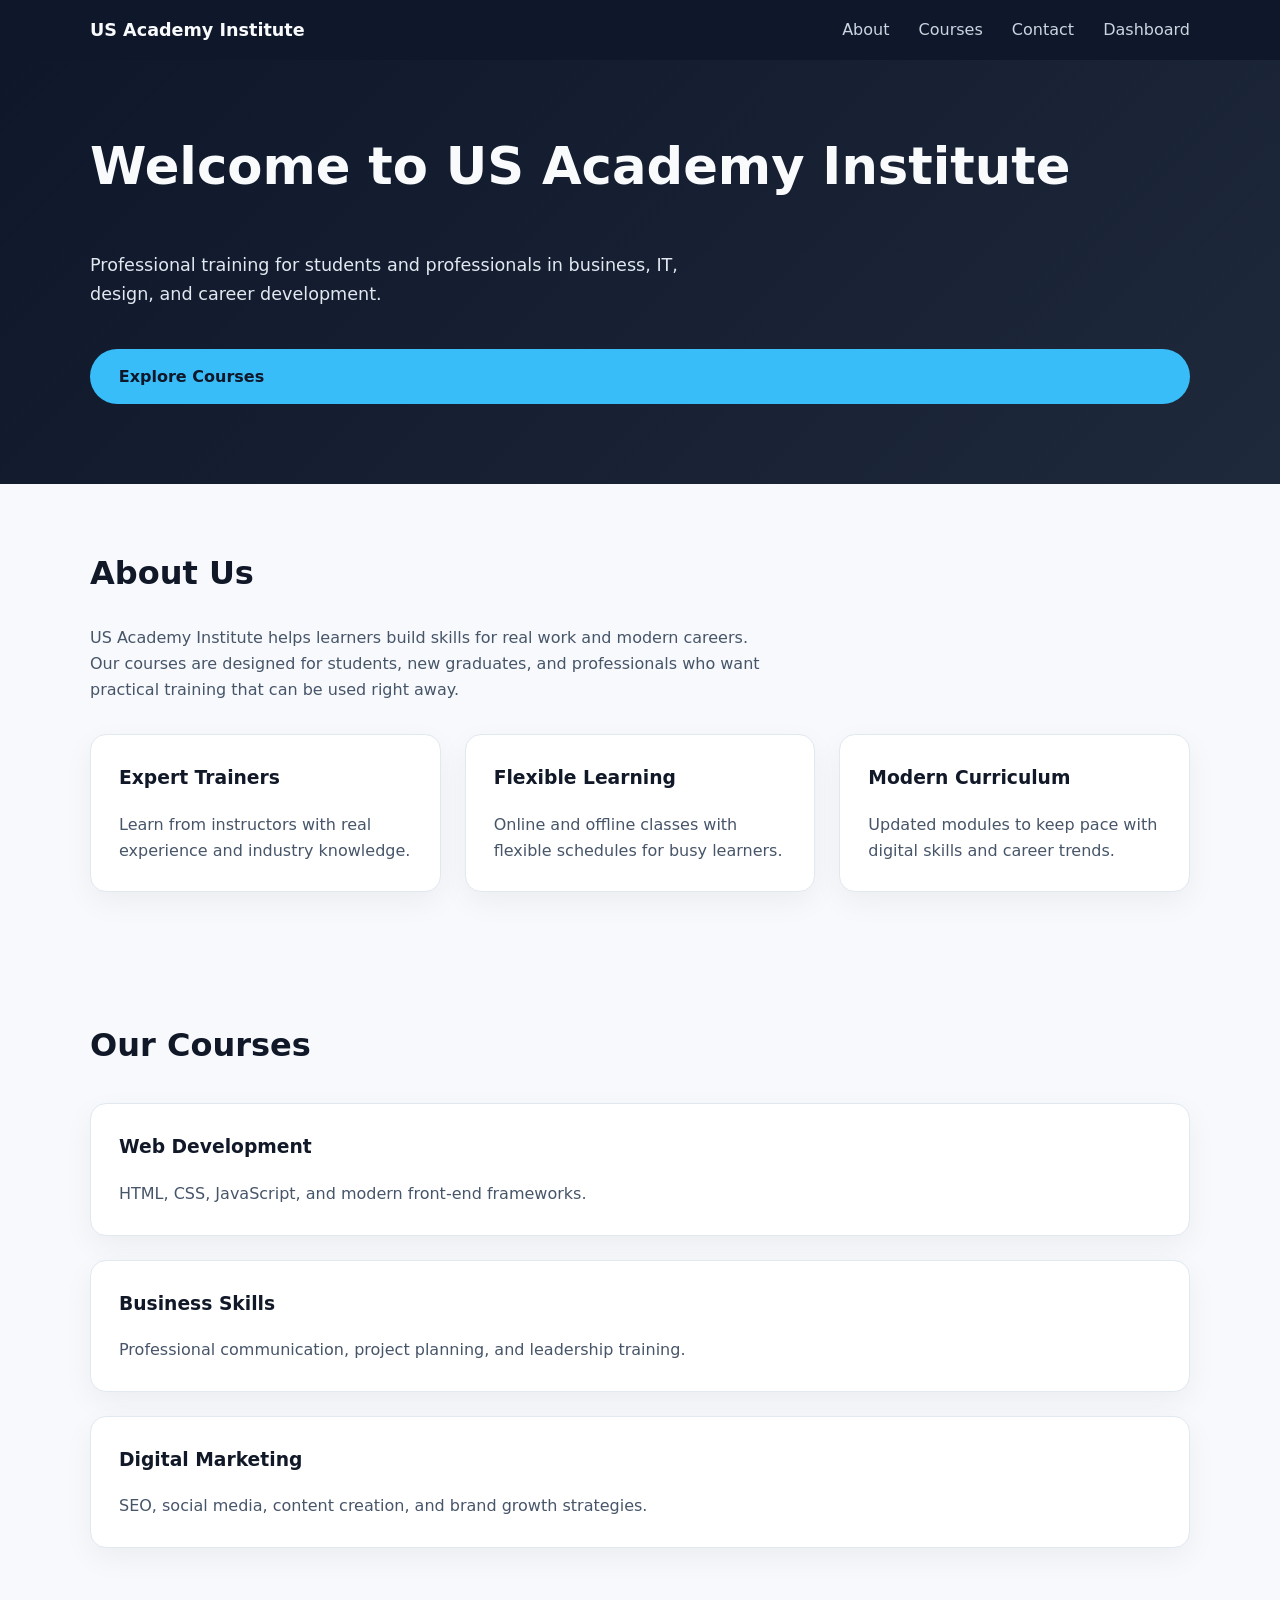
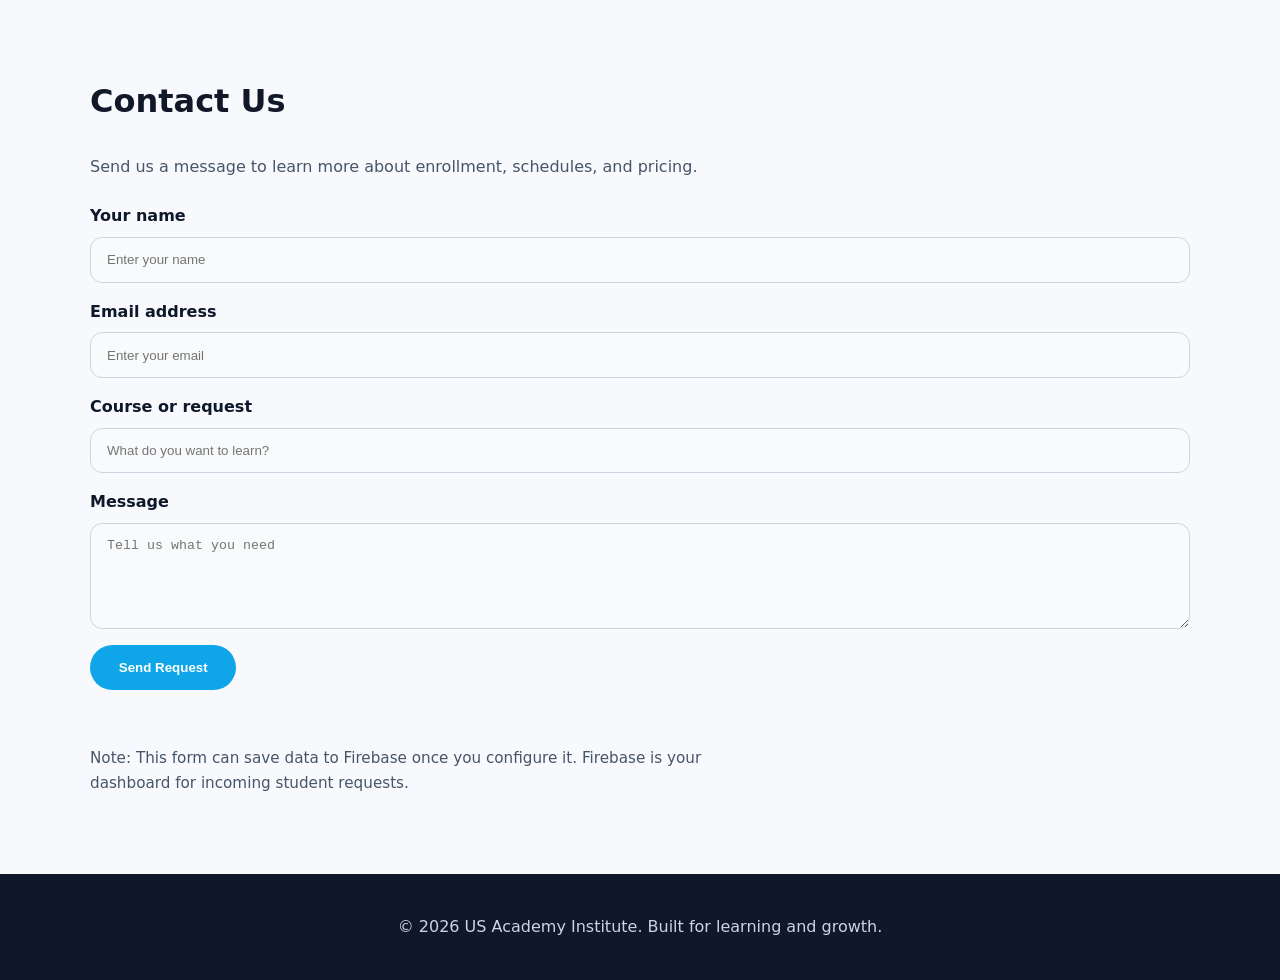
<file: index.html>
<!DOCTYPE html>
<html lang="en">
  <head>
    <meta charset="UTF-8" />
    <meta name="viewport" content="width=device-width, initial-scale=1.0" />
    <title>US Academy Institute</title>
    <link rel="stylesheet" href="styles.css" />
    <script src="script.js" defer></script>
  </head>
  <body>
    <header class="site-header">
      <div class="container header-inner">
        <a class="brand" href="#home">US Academy Institute</a>
        <nav class="site-nav">
          <a href="#about">About</a>
          <a href="#courses">Courses</a>
          <a href="#contact">Contact</a>
          <a href="dashboard.html">Dashboard</a>
        </nav>
      </div>
    </header>

    <main>
      <section class="hero" id="home">
        <div class="container hero-inner">
          <h1>Welcome to US Academy Institute</h1>
          <p>
            Professional training for students and professionals in business, IT,
            design, and career development.
          </p>
          <a class="button" href="#courses">Explore Courses</a>
        </div>
      </section>

      <section class="section about" id="about">
        <div class="container">
          <h2>About Us</h2>
          <p>
            US Academy Institute helps learners build skills for real work and
            modern careers. Our courses are designed for students, new graduates,
            and professionals who want practical training that can be used right
            away.
          </p>
          <div class="cards">
            <article class="card">
              <h3>Expert Trainers</h3>
              <p>Learn from instructors with real experience and industry knowledge.</p>
            </article>
            <article class="card">
              <h3>Flexible Learning</h3>
              <p>Online and offline classes with flexible schedules for busy learners.</p>
            </article>
            <article class="card">
              <h3>Modern Curriculum</h3>
              <p>Updated modules to keep pace with digital skills and career trends.</p>
            </article>
          </div>
        </div>
      </section>

      <section class="section courses" id="courses">
        <div class="container">
          <h2>Our Courses</h2>
          <div class="grid">
            <article class="course-card">
              <h3>Web Development</h3>
              <p>HTML, CSS, JavaScript, and modern front-end frameworks.</p>
            </article>
            <article class="course-card">
              <h3>Business Skills</h3>
              <p>Professional communication, project planning, and leadership training.</p>
            </article>
            <article class="course-card">
              <h3>Digital Marketing</h3>
              <p>SEO, social media, content creation, and brand growth strategies.</p>
            </article>
          </div>
        </div>
      </section>

      <section class="section contact" id="contact">
        <div class="container">
          <h2>Contact Us</h2>
          <p>Send us a message to learn more about enrollment, schedules, and pricing.</p>
          <form class="contact-form" action="https://formsubmit.co/brahmanatul10@gmail.com" method="POST">
            <!-- FormSubmit.co integration: sends form submissions to brahmanatul10@gmail.com -->
            <input type="hidden" name="_captcha" value="false">
            <input type="hidden" name="_subject" value="New request from US Academy Institute website">
            <input type="hidden" name="_next" value="https://iamatultripathi.github.io/?submitted=true">
            <label>
              Your name
              <input type="text" name="name" placeholder="Enter your name" required />
            </label>
            <label>
              Email address
              <input type="email" name="email" placeholder="Enter your email" required />
            </label>
            <label>
              Course or request
              <input type="text" name="course" placeholder="What do you want to learn?" />
            </label>
            <label>
              Message
              <textarea name="message" rows="5" placeholder="Tell us what you need"></textarea>
            </label>
            <button type="submit">Send Request</button>
            <p class="form-status" id="form-status"></p>
          </form>
          <p class="form-note">
            Note: This form can save data to Firebase once you configure it.
            Firebase is your dashboard for incoming student requests.
          </p>
        </div>
      </section>
    </main>

    <footer class="site-footer">
      <div class="container footer-inner">
        <p>&copy; 2026 US Academy Institute. Built for learning and growth.</p>
      </div>
    </footer>
  </body>
</html>
</file>
<file: styles.css>
:root {
  color-scheme: light;
  font-family: Inter, system-ui, -apple-system, BlinkMacSystemFont, "Segoe UI", sans-serif;
  line-height: 1.6;
  background: #f7f9fc;
  color: #111827;
}

* {
  box-sizing: border-box;
}

body {
  margin: 0;
  min-height: 100vh;
}

img {
  max-width: 100%;
  display: block;
}

.container {
  width: min(1100px, calc(100% - 2rem));
  margin: 0 auto;
}

.site-header {
  background: #0f172a;
  color: #f8fafc;
  position: sticky;
  top: 0;
  z-index: 10;
}

.header-inner {
  display: flex;
  align-items: center;
  justify-content: space-between;
  padding: 1rem 0;
}

.brand {
  text-decoration: none;
  color: #f8fafc;
  font-weight: 700;
  font-size: 1.1rem;
}

.site-nav a {
  color: #cbd5e1;
  margin-left: 1.5rem;
  text-decoration: none;
  font-weight: 500;
}

.site-nav a:hover {
  color: #f8fafc;
}

.hero {
  padding: 5rem 0;
  background: linear-gradient(135deg, #0f172a 0%, #1e293b 100%);
  color: #f8fafc;
}

.hero-inner {
  display: grid;
  gap: 1.5rem;
}

.hero h1 {
  margin: 0 0 1rem;
  font-size: clamp(2.5rem, 4vw, 4rem);
  line-height: 1.05;
}

.hero p {
  max-width: 40rem;
  font-size: 1.1rem;
  color: #e2e8f0;
}

.button {
  display: inline-block;
  padding: 0.9rem 1.8rem;
  background: #38bdf8;
  color: #0f172a;
  border-radius: 999px;
  text-decoration: none;
  font-weight: 600;
  transition: background 0.2s ease;
}

.button:hover {
  background: #7dd3fc;
}

.section {
  padding: 4rem 0;
}

.section h2 {
  margin-top: 0;
  font-size: 2rem;
}

.section p {
  max-width: 42rem;
  color: #475569;
}

.cards,
.grid {
  display: grid;
  gap: 1.5rem;
  margin-top: 2rem;
}

.cards {
  grid-template-columns: repeat(auto-fit, minmax(220px, 1fr));
}

.card,
.course-card {
  background: #ffffff;
  border: 1px solid #e2e8f0;
  border-radius: 1rem;
  padding: 1.75rem;
  box-shadow: 0 10px 30px rgba(15, 23, 42, 0.05);
}

.card h3,
.course-card h3 {
  margin-top: 0;
}

.course-card p,
.card p {
  margin: 0.75rem 0 0;
  color: #475569;
}

.contact-form {
  display: grid;
  gap: 1rem;
  margin-top: 1.5rem;
}

.contact-form label {
  display: grid;
  gap: 0.5rem;
  font-weight: 600;
  color: #0f172a;
}

.contact-form input,
.contact-form textarea {
  width: 100%;
  padding: 0.9rem 1rem;
  border: 1px solid #cbd5e1;
  border-radius: 0.75rem;
  background: #f8fafc;
  color: #0f172a;
}

.contact-form button {
  width: fit-content;
  padding: 0.95rem 1.8rem;
  border: none;
  border-radius: 999px;
  background: #0ea5e9;
  color: white;
  font-weight: 700;
  cursor: pointer;
}

.contact-form button:hover {
  background: #0284c7;
}

.form-status {
  margin-top: 0.75rem;
  font-weight: 700;
}

.form-note {
  margin-top: 0.75rem;
  color: #64748b;
  font-size: 0.95rem;
}

.site-footer {
  background: #0f172a;
  color: #cbd5e1;
  padding: 1.5rem 0;
}

.footer-inner {
  display: flex;
  justify-content: center;
  align-items: center;
}

@media (max-width: 720px) {
  .header-inner {
    flex-direction: column;
    gap: 1rem;
  }

  .site-nav {
    display: flex;
    flex-wrap: wrap;
    justify-content: center;
  }

  .site-nav a {
    margin: 0.5rem 0.75rem;
  }
}
</file>
